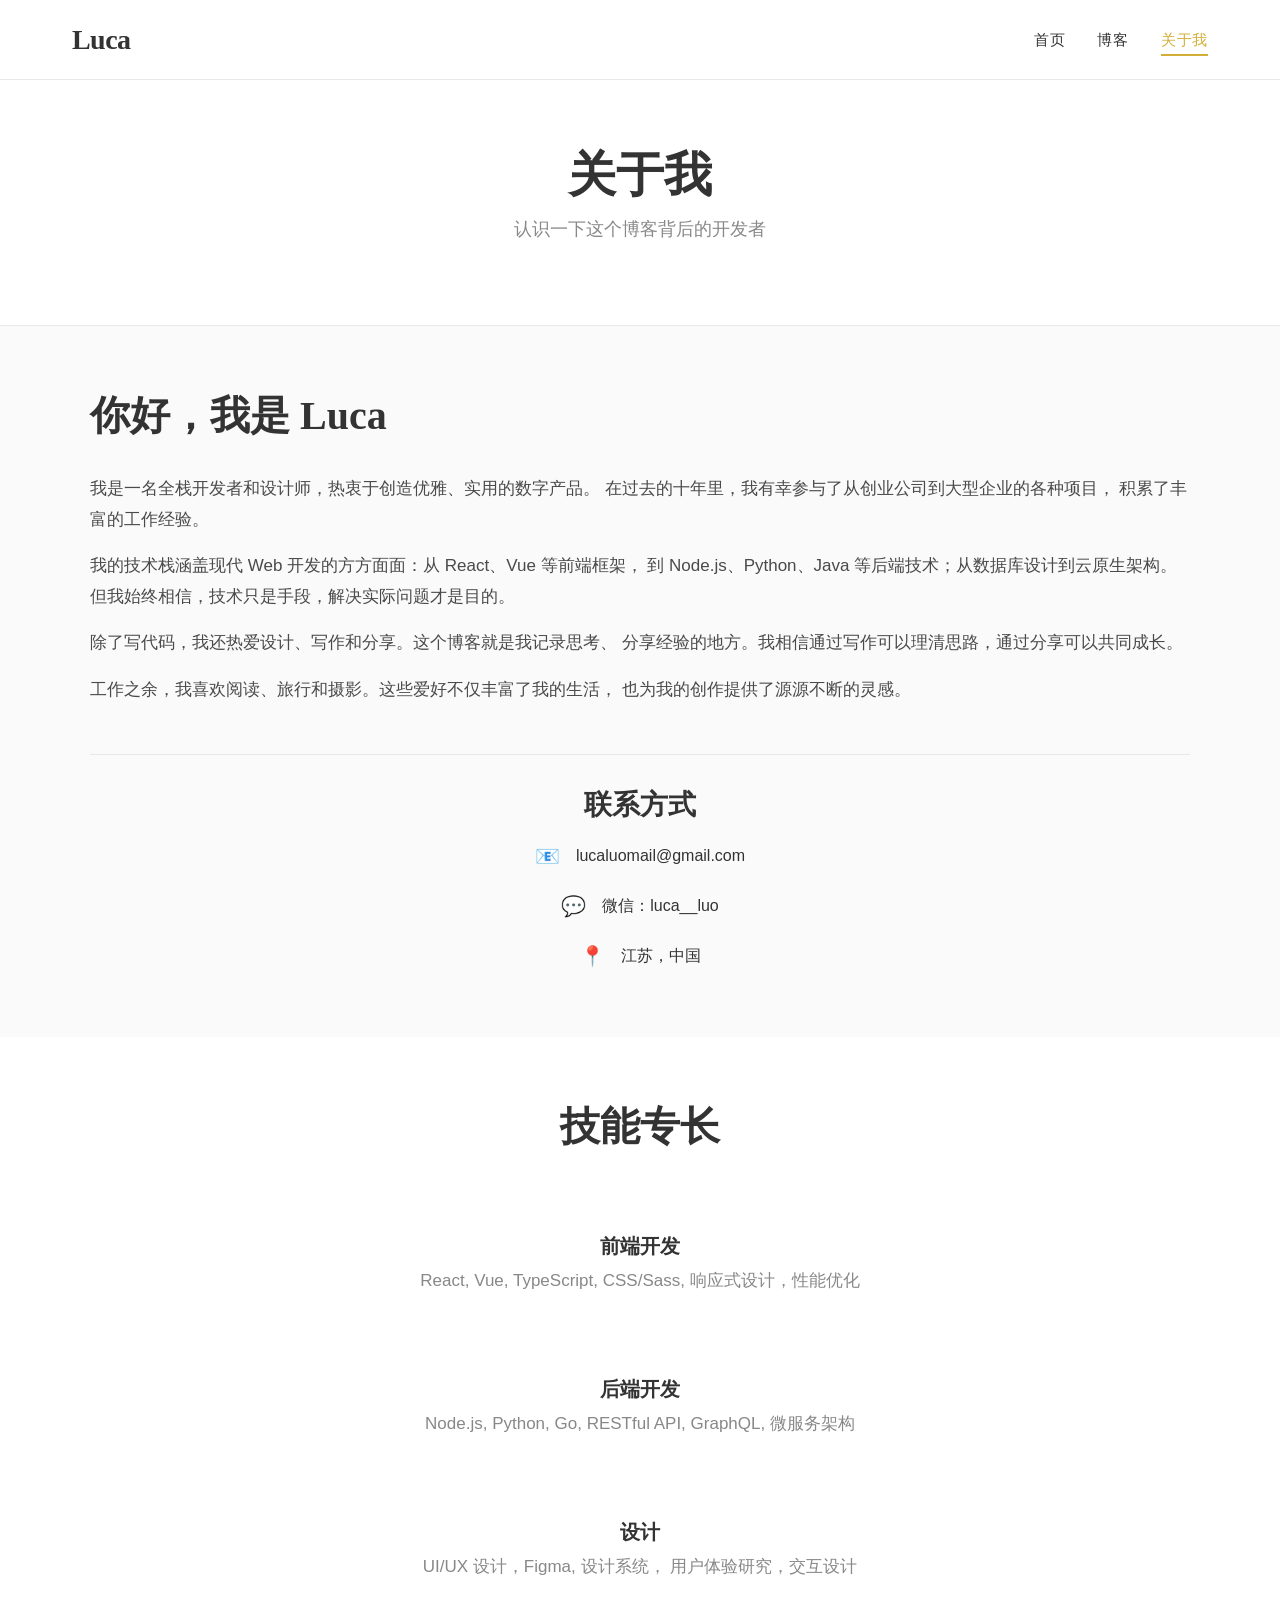
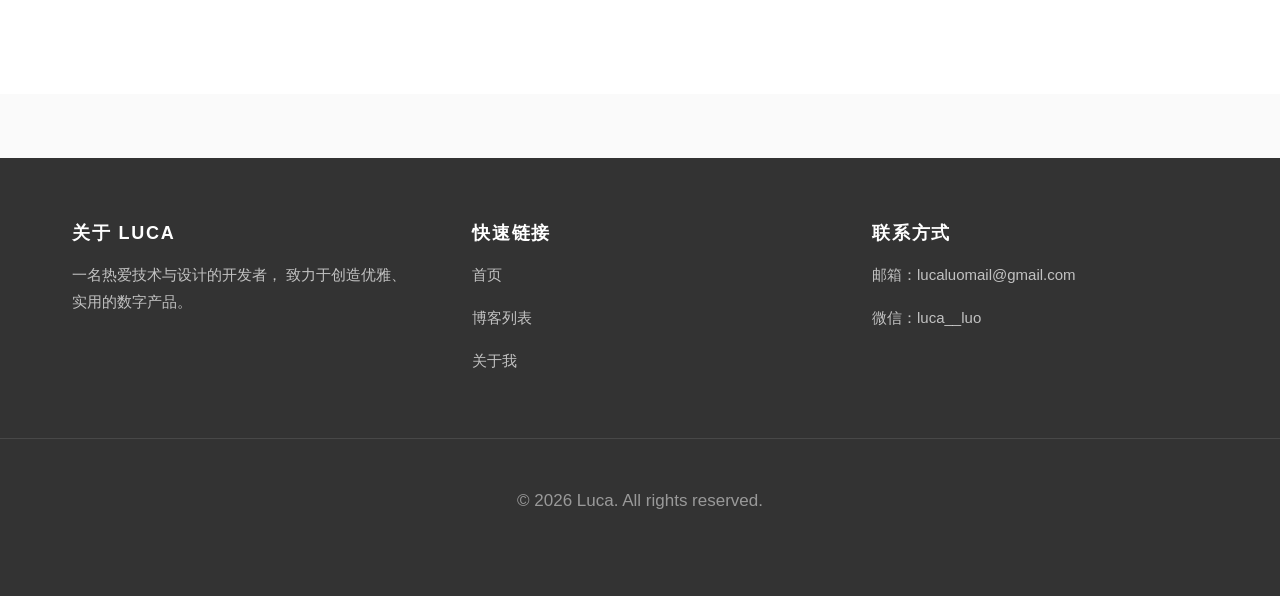
<file: about.html>
<!DOCTYPE html>
<html lang="zh-CN">
<head>
  <meta charset="UTF-8">
  <meta name="viewport" content="width=device-width, initial-scale=1.0">
  <meta name="description" content="关于 Luca - 个人简介与联系方式">
  <title>关于我 - Luca</title>
  <link rel="stylesheet" href="css/style.css">
</head>
<body>
  <!-- Header & Navigation -->
  <header class="site-header">
    <div class="container header-inner">
      <a href="index.html" class="logo">Luca</a>
      
      <button class="menu-toggle" aria-label="切换菜单">
        <span></span>
        <span></span>
        <span></span>
      </button>
      
      <nav>
        <ul class="nav-menu">
          <li><a href="index.html" class="nav-link">首页</a></li>
          <li><a href="blog.html" class="nav-link">博客</a></li>
          <li><a href="about.html" class="nav-link active">关于我</a></li>
        </ul>
      </nav>
    </div>
  </header>

  <!-- Page Header -->
  <section class="page-header">
    <div class="container">
      <h1 class="page-title">关于我</h1>
      <p class="page-subtitle">认识一下这个博客背后的开发者</p>
    </div>
  </section>

  <!-- About Section -->
  <section class="section">
    <div class="container">
      <div class="about-grid">
        <div class="about-content">
          <h2>你好，我是 Luca</h2>
          
          <div class="about-text">
            <p>
              我是一名全栈开发者和设计师，热衷于创造优雅、实用的数字产品。
              在过去的十年里，我有幸参与了从创业公司到大型企业的各种项目，
              积累了丰富的工作经验。
            </p>
            
            <p>
              我的技术栈涵盖现代 Web 开发的方方面面：从 React、Vue 等前端框架，
              到 Node.js、Python、Java 等后端技术；从数据库设计到云原生架构。
              但我始终相信，技术只是手段，解决实际问题才是目的。
            </p>
            
            <p>
              除了写代码，我还热爱设计、写作和分享。这个博客就是我记录思考、
              分享经验的地方。我相信通过写作可以理清思路，通过分享可以共同成长。
            </p>
            
            <p>
              工作之余，我喜欢阅读、旅行和摄影。这些爱好不仅丰富了我的生活，
              也为我的创作提供了源源不断的灵感。
            </p>
          </div>

          <div class="about-contact">
            <h3>联系方式</h3>
            <ul class="contact-list">
              <li class="contact-item">
                <span class="contact-icon">📧</span>
                <a href="mailto:lucaluomail@gmail.com">lucaluomail@gmail.com</a>
              </li>
              <li class="contact-item">
                <span class="contact-icon">💬</span>
                <span>微信：luca__luo</span>
              </li>
              <li class="contact-item">
                <span class="contact-icon">📍</span>
                <span>江苏，中国</span>
              </li>
            </ul>
          </div>
        </div>
      </div>
    </div>
  </section>

  <!-- Skills Section -->
  <section class="section" style="background-color: var(--color-white);">
    <div class="container">
      <h2 style="text-align: center; margin-bottom: 3rem;">技能专长</h2>
      
      <div class="grid-3">
        <div class="fade-in" style="padding: var(--spacing-md); text-align: center;">
          <h3 style="font-size: 1.25rem; margin-bottom: var(--spacing-xs);">前端开发</h3>
          <p style="color: var(--color-gray);">
            React, Vue, TypeScript, CSS/Sass, 
            响应式设计，性能优化
          </p>
        </div>
        
        <div class="fade-in" style="padding: var(--spacing-md); text-align: center;">
          <h3 style="font-size: 1.25rem; margin-bottom: var(--spacing-xs);">后端开发</h3>
          <p style="color: var(--color-gray);">
            Node.js, Python, Go, RESTful API, 
            GraphQL, 微服务架构
          </p>
        </div>
        
        <div class="fade-in" style="padding: var(--spacing-md); text-align: center;">
          <h3 style="font-size: 1.25rem; margin-bottom: var(--spacing-xs);">设计</h3>
          <p style="color: var(--color-gray);">
            UI/UX 设计，Figma, 设计系统，
            用户体验研究，交互设计
          </p>
        </div>
      </div>
    </div>
  </section>

  <!-- Footer -->
  <footer class="site-footer">
    <div class="footer-inner">
      <div class="footer-section">
        <h4>关于 Luca</h4>
        <p>
          一名热爱技术与设计的开发者，
          致力于创造优雅、实用的数字产品。
        </p>
      </div>
      
      <div class="footer-section">
        <h4>快速链接</h4>
        <p><a href="index.html">首页</a></p>
        <p><a href="blog.html">博客列表</a></p>
        <p><a href="about.html">关于我</a></p>
      </div>
      
      <div class="footer-section">
        <h4>联系方式</h4>
        <p>邮箱：lucaluomail@gmail.com</p>
        <p>微信：luca__luo</p>
      </div>
    </div>
    
    <div class="footer-bottom">
      <p>&copy; 2026 Luca. All rights reserved.</p>
    </div>
  </footer>

  <script src="js/main.js"></script>
</body>
</html>
</file>
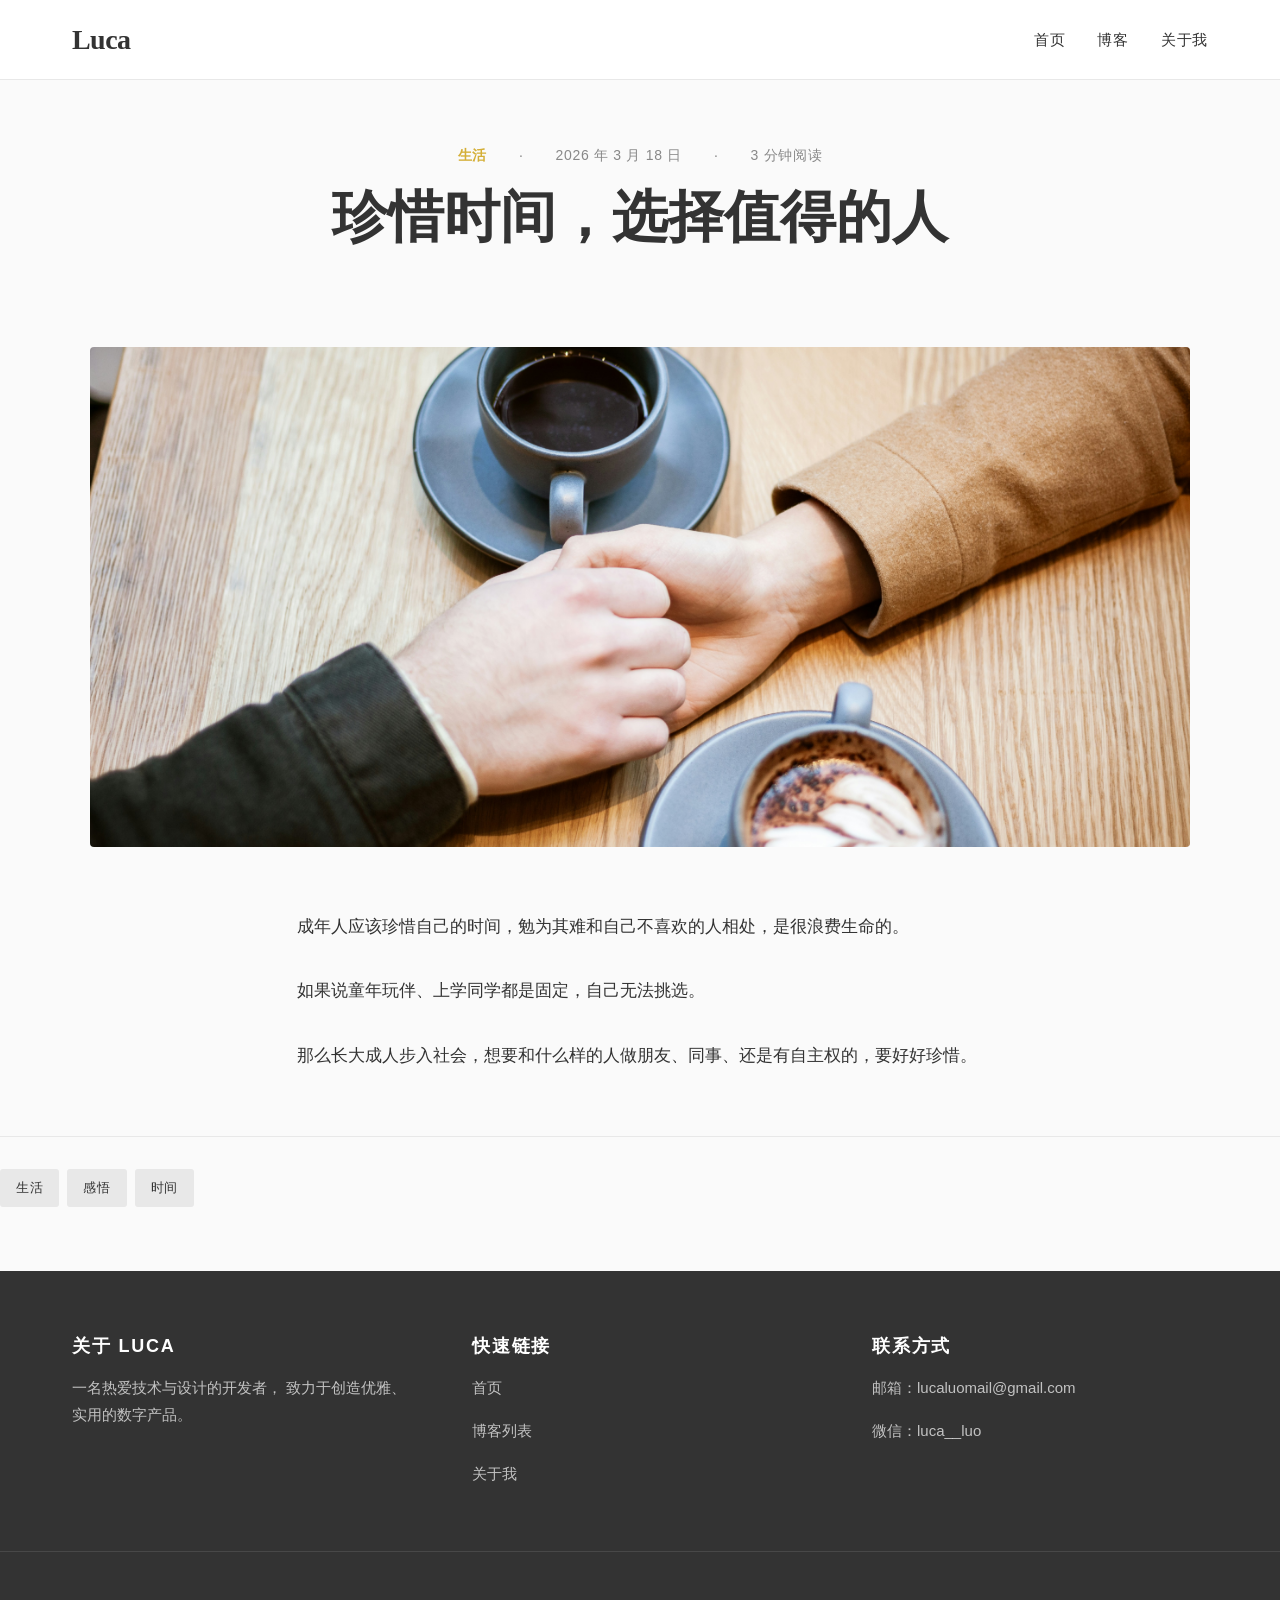
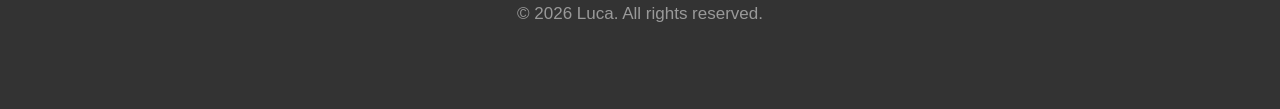
<file: post-9.html>
<!DOCTYPE html>
<html lang="zh-CN">
<head>
  <meta charset="UTF-8">
  <meta name="viewport" content="width=device-width, initial-scale=1.0">
  <meta name="description" content="成年人应该珍惜自己的时间，勉为其难和自己不喜欢的人相处，是很浪费生命的">
  <title>珍惜时间，选择值得的人 - Luca</title>
  <link rel="stylesheet" href="css/style.css">
</head>
<body>
  <!-- Header & Navigation -->
  <header class="site-header">
    <div class="container header-inner">
      <a href="index.html" class="logo">Luca</a>
      
      <button class="menu-toggle" aria-label="切换菜单">
        <span></span>
        <span></span>
        <span></span>
      </button>
      
      <nav>
        <ul class="nav-menu">
          <li><a href="index.html" class="nav-link">首页</a></li>
          <li><a href="blog.html" class="nav-link">博客</a></li>
          <li><a href="about.html" class="nav-link">关于我</a></li>
        </ul>
      </nav>
    </div>
  </header>

  <!-- Post Content -->
  <article class="post">
    <header class="post-header">
      <div class="post-meta">
        <span class="post-category">生活</span>
        <span>·</span>
        <time datetime="2026-03-18">2026 年 3 月 18 日</time>
        <span>·</span>
        <span>3 分钟阅读</span>
      </div>
      <h1 class="post-title">珍惜时间，选择值得的人</h1>
    </header>

    <img src="images/jonathan-j-castellon-7u1ZJtkDxnQ-unsplash.jpg" 
         alt="珍惜时间" 
         class="post-featured-image"
         loading="lazy">

    <div class="post-content">
      <p>
        成年人应该珍惜自己的时间，勉为其难和自己不喜欢的人相处，是很浪费生命的。
      </p>

      <p>
        如果说童年玩伴、上学同学都是固定，自己无法挑选。
      </p>

      <p>
        那么长大成人步入社会，想要和什么样的人做朋友、同事、还是有自主权的，要好好珍惜。
      </p>
    </div>

    <div class="post-tags">
      <a href="blog.html?tag=life" class="tag">生活</a>
      <a href="blog.html?tag=reflection" class="tag">感悟</a>
      <a href="blog.html?tag=time" class="tag">时间</a>
    </div>
  </article>

  <!-- Footer -->
  <footer class="site-footer">
    <div class="footer-inner">
      <div class="footer-section">
        <h4>关于 Luca</h4>
        <p>
          一名热爱技术与设计的开发者，
          致力于创造优雅、实用的数字产品。
        </p>
      </div>
      
      <div class="footer-section">
        <h4>快速链接</h4>
        <p><a href="index.html">首页</a></p>
        <p><a href="blog.html">博客列表</a></p>
        <p><a href="about.html">关于我</a></p>
      </div>
      
      <div class="footer-section">
        <h4>联系方式</h4>
        <p>邮箱：lucaluomail@gmail.com</p>
        <p>微信：luca__luo</p>
      </div>
    </div>
    
    <div class="footer-bottom">
      <p>&copy; 2026 Luca. All rights reserved.</p>
    </div>
  </footer>

  <script src="js/main.js"></script>
</body>
</html>
</file>
<file: css/style.css>
/* ============================================
   Luca Personal Blog - Main Stylesheet
   Modern Editorial Style
   ============================================ */

/* CSS Variables - Design Tokens */
:root {
  /* Colors */
  --color-soft-white: #FAFAFA;
  --color-white: #FFFFFF;
  --color-charcoal: #333333;
  --color-charcoal-light: #4A4A4A;
  --color-soft-gold: #D4AF37;
  --color-soft-gold-light: #E5C55A;
  --color-gray-light: #E8E8E8;
  --color-gray: #888888;
  
  /* Typography - System Font Stack */
  --font-primary: -apple-system, BlinkMacSystemFont, "Segoe UI", Roboto, 
                  "Helvetica Neue", Arial, "Noto Sans", "PingFang SC", 
                  "Hiragino Sans GB", "Microsoft YaHei", sans-serif;
  --font-serif: Georgia, "Times New Roman", Times, "Songti SC", 
                "SimSun", serif;
  
  /* Spacing */
  --spacing-xs: 0.5rem;
  --spacing-sm: 1rem;
  --spacing-md: 2rem;
  --spacing-lg: 3rem;
  --spacing-xl: 4rem;
  
  /* Layout */
  --container-max: 1200px;
  --header-height: 80px;
  
  /* Transitions */
  --transition-fast: 0.2s ease;
  --transition-normal: 0.3s ease;
}

/* ============================================
   Reset & Base Styles
   ============================================ */
*, *::before, *::after {
  margin: 0;
  padding: 0;
  box-sizing: border-box;
}

html {
  font-size: 16px;
  scroll-behavior: smooth;
}

body {
  font-family: var(--font-primary);
  background-color: var(--color-soft-white);
  color: var(--color-charcoal);
  line-height: 1.7;
  font-weight: 400;
  -webkit-font-smoothing: antialiased;
  -moz-osx-font-smoothing: grayscale;
}

a {
  color: var(--color-charcoal);
  text-decoration: none;
  transition: color var(--transition-fast);
}

a:hover {
  color: var(--color-soft-gold);
}

img {
  max-width: 100%;
  height: auto;
  display: block;
}

/* ============================================
   Typography
   ============================================ */
h1, h2, h3, h4, h5, h6 {
  font-family: var(--font-serif);
  font-weight: 600;
  line-height: 1.3;
  margin-bottom: var(--spacing-sm);
  color: var(--color-charcoal);
}

h1 { font-size: 3rem; }
h2 { font-size: 2.5rem; }
h3 { font-size: 1.75rem; }
h4 { font-size: 1.5rem; }

p {
  margin-bottom: var(--spacing-sm);
  font-size: 1.0625rem;
}

/* ============================================
   Layout Utilities
   ============================================ */
.container {
  max-width: var(--container-max);
  margin: 0 auto;
  padding: 0 var(--spacing-md);
}

.section {
  padding: var(--spacing-xl) 0;
}

/* Grid Layouts */
.grid {
  display: grid;
  gap: var(--spacing-md);
}

.grid-2 { grid-template-columns: repeat(2, 1fr); }
.grid-3 { grid-template-columns: repeat(3, 1fr); }
.grid-4 { grid-template-columns: repeat(4, 1fr); }

/* Flexbox Utilities */
.flex {
  display: flex;
}

.flex-center {
  display: flex;
  align-items: center;
  justify-content: center;
}

.flex-between {
  display: flex;
  align-items: center;
  justify-content: space-between;
}

.flex-column {
  display: flex;
  flex-direction: column;
}

/* ============================================
   Header & Navigation
   ============================================ */
.site-header {
  background-color: var(--color-white);
  border-bottom: 1px solid var(--color-gray-light);
  position: sticky;
  top: 0;
  z-index: 1000;
  height: var(--header-height);
}

.header-inner {
  display: flex;
  align-items: center;
  justify-content: space-between;
  height: 100%;
}

.logo {
  font-family: var(--font-serif);
  font-size: 1.75rem;
  font-weight: 700;
  color: var(--color-charcoal);
  letter-spacing: -0.02em;
}

.logo:hover {
  color: var(--color-soft-gold);
}

.nav-menu {
  display: flex;
  list-style: none;
  gap: var(--spacing-md);
}

.nav-link {
  font-size: 0.9375rem;
  font-weight: 500;
  text-transform: uppercase;
  letter-spacing: 0.05em;
  padding: var(--spacing-xs) 0;
  position: relative;
}

.nav-link::after {
  content: '';
  position: absolute;
  bottom: 0;
  left: 0;
  width: 0;
  height: 2px;
  background-color: var(--color-soft-gold);
  transition: width var(--transition-normal);
}

.nav-link:hover::after,
.nav-link.active::after {
  width: 100%;
}

.nav-link:hover,
.nav-link.active {
  color: var(--color-soft-gold);
}

/* Mobile Menu Toggle */
.menu-toggle {
  display: none;
  flex-direction: column;
  gap: 5px;
  background: none;
  border: none;
  cursor: pointer;
  padding: var(--spacing-xs);
}

.menu-toggle span {
  width: 25px;
  height: 2px;
  background-color: var(--color-charcoal);
  transition: var(--transition-fast);
}

/* ============================================
   Hero Section
   ============================================ */
.hero {
  background-color: var(--color-white);
  padding: var(--spacing-xl) 0;
  text-align: center;
}

.hero-title {
  font-size: 3.5rem;
  margin-bottom: var(--spacing-sm);
  color: var(--color-charcoal);
}

.hero-subtitle {
  font-size: 1.25rem;
  color: var(--color-gray);
  max-width: 600px;
  margin: 0 auto;
  font-family: var(--font-serif);
  font-style: italic;
}

/* ============================================
   Blog Cards
   ============================================ */
.blog-grid {
  display: grid;
  grid-template-columns: repeat(auto-fill, minmax(350px, 1fr));
  gap: var(--spacing-lg);
}

.blog-card {
  background-color: var(--color-white);
  border: 1px solid var(--color-gray-light);
  overflow: hidden;
  transition: transform var(--transition-normal), 
              box-shadow var(--transition-normal);
}

.blog-card:hover {
  transform: translateY(-5px);
  box-shadow: 0 10px 30px rgba(0, 0, 0, 0.1);
}

.blog-card-image {
  width: 100%;
  height: 240px;
  object-fit: cover;
  transition: transform var(--transition-normal);
}

.blog-card:hover .blog-card-image {
  transform: scale(1.05);
}

.blog-card-content {
  padding: var(--spacing-md);
}

.blog-card-meta {
  display: flex;
  align-items: center;
  gap: var(--spacing-sm);
  margin-bottom: var(--spacing-xs);
  font-size: 0.8125rem;
  color: var(--color-gray);
  text-transform: uppercase;
  letter-spacing: 0.05em;
}

.blog-card-category {
  color: var(--color-soft-gold);
  font-weight: 600;
}

.blog-card-title {
  font-size: 1.5rem;
  margin-bottom: var(--spacing-xs);
  line-height: 1.3;
}

.blog-card-excerpt {
  color: var(--color-charcoal-light);
  font-size: 1rem;
  line-height: 1.7;
  margin-bottom: var(--spacing-sm);
}

.blog-card-footer {
  display: flex;
  align-items: center;
  justify-content: space-between;
  padding-top: var(--spacing-sm);
  border-top: 1px solid var(--color-gray-light);
}

.read-more {
  font-size: 0.875rem;
  font-weight: 600;
  text-transform: uppercase;
  letter-spacing: 0.05em;
  color: var(--color-soft-gold);
  display: flex;
  align-items: center;
  gap: var(--spacing-xs);
}

.read-more::after {
  content: '→';
  transition: transform var(--transition-fast);
}

.read-more:hover::after {
  transform: translateX(5px);
}

/* ============================================
   Blog List Page
   ============================================ */
.page-header {
  background-color: var(--color-white);
  padding: var(--spacing-xl) 0;
  text-align: center;
  border-bottom: 1px solid var(--color-gray-light);
}

.page-title {
  font-size: 3rem;
  margin-bottom: var(--spacing-xs);
}

.page-subtitle {
  font-size: 1.125rem;
  color: var(--color-gray);
  font-family: var(--font-serif);
}

.blog-list {
  display: grid;
  gap: var(--spacing-lg);
  max-width: 900px;
  margin: 0 auto;
}

.blog-list-item {
  display: grid;
  grid-template-columns: 300px 1fr;
  gap: var(--spacing-md);
  background-color: var(--color-white);
  border: 1px solid var(--color-gray-light);
  overflow: hidden;
  transition: transform var(--transition-normal),
              box-shadow var(--transition-normal);
}

.blog-list-item:hover {
  transform: translateX(5px);
  box-shadow: 0 5px 20px rgba(0, 0, 0, 0.08);
}

.blog-list-item-image {
  width: 100%;
  height: 100%;
  min-height: 200px;
  object-fit: cover;
}

.blog-list-item-content {
  padding: var(--spacing-md);
  display: flex;
  flex-direction: column;
  justify-content: center;
}

.blog-list-item-meta {
  display: flex;
  align-items: center;
  gap: var(--spacing-sm);
  margin-bottom: var(--spacing-xs);
  font-size: 0.8125rem;
  color: var(--color-gray);
  text-transform: uppercase;
  letter-spacing: 0.05em;
}

.blog-list-item-title {
  font-size: 1.75rem;
  margin-bottom: var(--spacing-xs);
}

.blog-list-item-excerpt {
  color: var(--color-charcoal-light);
  font-size: 1rem;
  line-height: 1.7;
}

/* ============================================
   About Page
   ============================================ */
.about-grid {
  display: grid;
  grid-template-columns: 1fr;
  gap: var(--spacing-xl);
  align-items: start;
  max-width: 1100px;
  margin: 0 auto;
}

.about-image {
  width: 100%;
  height: 500px;
  object-fit: cover;
  border-radius: 4px;
}

.about-content h2 {
  font-size: 2.5rem;
  margin-bottom: var(--spacing-md);
}

.about-text {
  font-size: 1.0625rem;
  line-height: 1.8;
  color: var(--color-charcoal-light);
  margin-bottom: var(--spacing-md);
}

.about-contact {
  margin-top: var(--spacing-lg);
  padding-top: var(--spacing-md);
  border-top: 1px solid var(--color-gray-light);
  text-align: center;
}

.contact-list {
  list-style: none;
  display: grid;
  gap: var(--spacing-sm);
  justify-items: center;
}

.contact-item {
  display: flex;
  align-items: center;
  gap: var(--spacing-sm);
  font-size: 1rem;
  justify-content: center;
}

.contact-icon {
  color: var(--color-soft-gold);
  font-size: 1.25rem;
}

/* ============================================
   Single Post Page
   ============================================ */
.post-header {
  max-width: 900px;
  margin: 0 auto;
  padding: var(--spacing-xl) 0;
  text-align: center;
}

.post-meta {
  display: flex;
  align-items: center;
  justify-content: center;
  gap: var(--spacing-md);
  margin-bottom: var(--spacing-sm);
  font-size: 0.875rem;
  color: var(--color-gray);
  text-transform: uppercase;
  letter-spacing: 0.05em;
}

.post-category {
  color: var(--color-soft-gold);
  font-weight: 600;
}

.post-title {
  font-size: 3.5rem;
  margin-bottom: var(--spacing-md);
  line-height: 1.2;
}

.post-featured-image {
  width: 100%;
  max-width: 1100px;
  height: 500px;
  object-fit: cover;
  margin: 0 auto var(--spacing-xl);
  border-radius: 4px;
}

.post-content {
  max-width: 750px;
  margin: 0 auto;
  padding: 0 var(--spacing-md);
  font-size: 1.125rem;
  line-height: 1.9;
}

.post-content p {
  margin-bottom: var(--spacing-md);
}

.post-content h2 {
  font-size: 2rem;
  margin-top: var(--spacing-xl);
  margin-bottom: var(--spacing-sm);
}

.post-content h3 {
  font-size: 1.5rem;
  margin-top: var(--spacing-lg);
  margin-bottom: var(--spacing-sm);
}

.post-content blockquote {
  border-left: 4px solid var(--color-soft-gold);
  padding-left: var(--spacing-md);
  margin: var(--spacing-lg) 0;
  font-family: var(--font-serif);
  font-size: 1.25rem;
  font-style: italic;
  color: var(--color-charcoal-light);
}

.post-content ul,
.post-content ol {
  margin: var(--spacing-md) 0;
  padding-left: var(--spacing-md);
}

.post-content li {
  margin-bottom: var(--spacing-xs);
}

.post-content img {
  margin: var(--spacing-lg) 0;
  border-radius: 4px;
}

.post-tags {
  display: flex;
  flex-wrap: wrap;
  gap: var(--spacing-xs);
  margin-top: var(--spacing-xl);
  padding-top: var(--spacing-md);
  border-top: 1px solid var(--color-gray-light);
}

.tag {
  background-color: var(--color-gray-light);
  color: var(--color-charcoal);
  padding: var(--spacing-xs) var(--spacing-sm);
  font-size: 0.8125rem;
  text-transform: uppercase;
  letter-spacing: 0.05em;
  border-radius: 3px;
  transition: background-color var(--transition-fast);
}

.tag:hover {
  background-color: var(--color-soft-gold);
  color: var(--color-white);
}

/* ============================================
   Footer
   ============================================ */
.site-footer {
  background-color: var(--color-charcoal);
  color: var(--color-white);
  padding: var(--spacing-xl) 0;
  margin-top: var(--spacing-xl);
}

.footer-inner {
  display: grid;
  grid-template-columns: repeat(3, 1fr);
  gap: var(--spacing-xl);
  max-width: var(--container-max);
  margin: 0 auto;
  padding: 0 var(--spacing-md);
}

.footer-section h4 {
  color: var(--color-white);
  font-size: 1.125rem;
  margin-bottom: var(--spacing-sm);
  font-family: var(--font-primary);
  text-transform: uppercase;
  letter-spacing: 0.1em;
}

.footer-section p,
.footer-section a {
  color: rgba(255, 255, 255, 0.7);
  font-size: 0.9375rem;
  line-height: 1.8;
}

.footer-section a:hover {
  color: var(--color-soft-gold);
}

.footer-bottom {
  text-align: center;
  padding-top: var(--spacing-lg);
  margin-top: var(--spacing-lg);
  border-top: 1px solid rgba(255, 255, 255, 0.1);
  color: rgba(255, 255, 255, 0.5);
  font-size: 0.875rem;
}

/* ============================================
   Responsive Design
   ============================================ */
@media (max-width: 1024px) {
  .grid-3,
  .grid-4 {
    grid-template-columns: repeat(2, 1fr);
  }
  
  .about-grid {
    grid-template-columns: 1fr;
  }
  
  .about-image {
    height: 400px;
  }
  
  .footer-inner {
    grid-template-columns: 1fr;
    text-align: center;
  }
}

@media (max-width: 768px) {
  :root {
    --header-height: 70px;
  }
  
  h1 { font-size: 2.5rem; }
  h2 { font-size: 2rem; }
  h3 { font-size: 1.5rem; }
  
  .hero-title {
    font-size: 2.5rem;
  }
  
  .menu-toggle {
    display: flex;
  }
  
  .nav-menu {
    display: none;
    position: absolute;
    top: var(--header-height);
    left: 0;
    right: 0;
    background-color: var(--color-white);
    flex-direction: column;
    padding: var(--spacing-md);
    border-bottom: 1px solid var(--color-gray-light);
    box-shadow: 0 5px 10px rgba(0, 0, 0, 0.1);
  }
  
  .nav-menu.active {
    display: flex;
  }
  
  .blog-grid {
    grid-template-columns: 1fr;
  }
  
  .blog-list-item {
    grid-template-columns: 1fr;
  }
  
  .blog-list-item-image {
    height: 240px;
    min-height: auto;
  }
  
  .post-title {
    font-size: 2.5rem;
  }
  
  .post-featured-image {
    height: 300px;
  }
  
  .grid-2,
  .grid-3,
  .grid-4 {
    grid-template-columns: 1fr;
  }
}

@media (max-width: 480px) {
  .container {
    padding: 0 var(--spacing-sm);
  }
  
  .hero-title {
    font-size: 2rem;
  }
  
  .post-title {
    font-size: 2rem;
  }
}

/* ============================================
   Animations & Transitions
   ============================================ */
@keyframes fadeIn {
  from {
    opacity: 0;
    transform: translateY(20px);
  }
  to {
    opacity: 1;
    transform: translateY(0);
  }
}

.fade-in {
  animation: fadeIn 0.6s ease forwards;
}

/* Smooth scroll offset for sticky header */
html {
  scroll-padding-top: var(--header-height);
}

/* Selection color */
::selection {
  background-color: var(--color-soft-gold);
  color: var(--color-white);
}

/* Focus styles for accessibility */
a:focus,
button:focus,
input:focus,
textarea:focus {
  outline: 2px solid var(--color-soft-gold);
  outline-offset: 2px;
}

/* Print styles */
@media print {
  .site-header,
  .site-footer,
  .nav-menu {
    display: none;
  }
  
  .post-content {
    max-width: 100%;
  }
}
</file>
